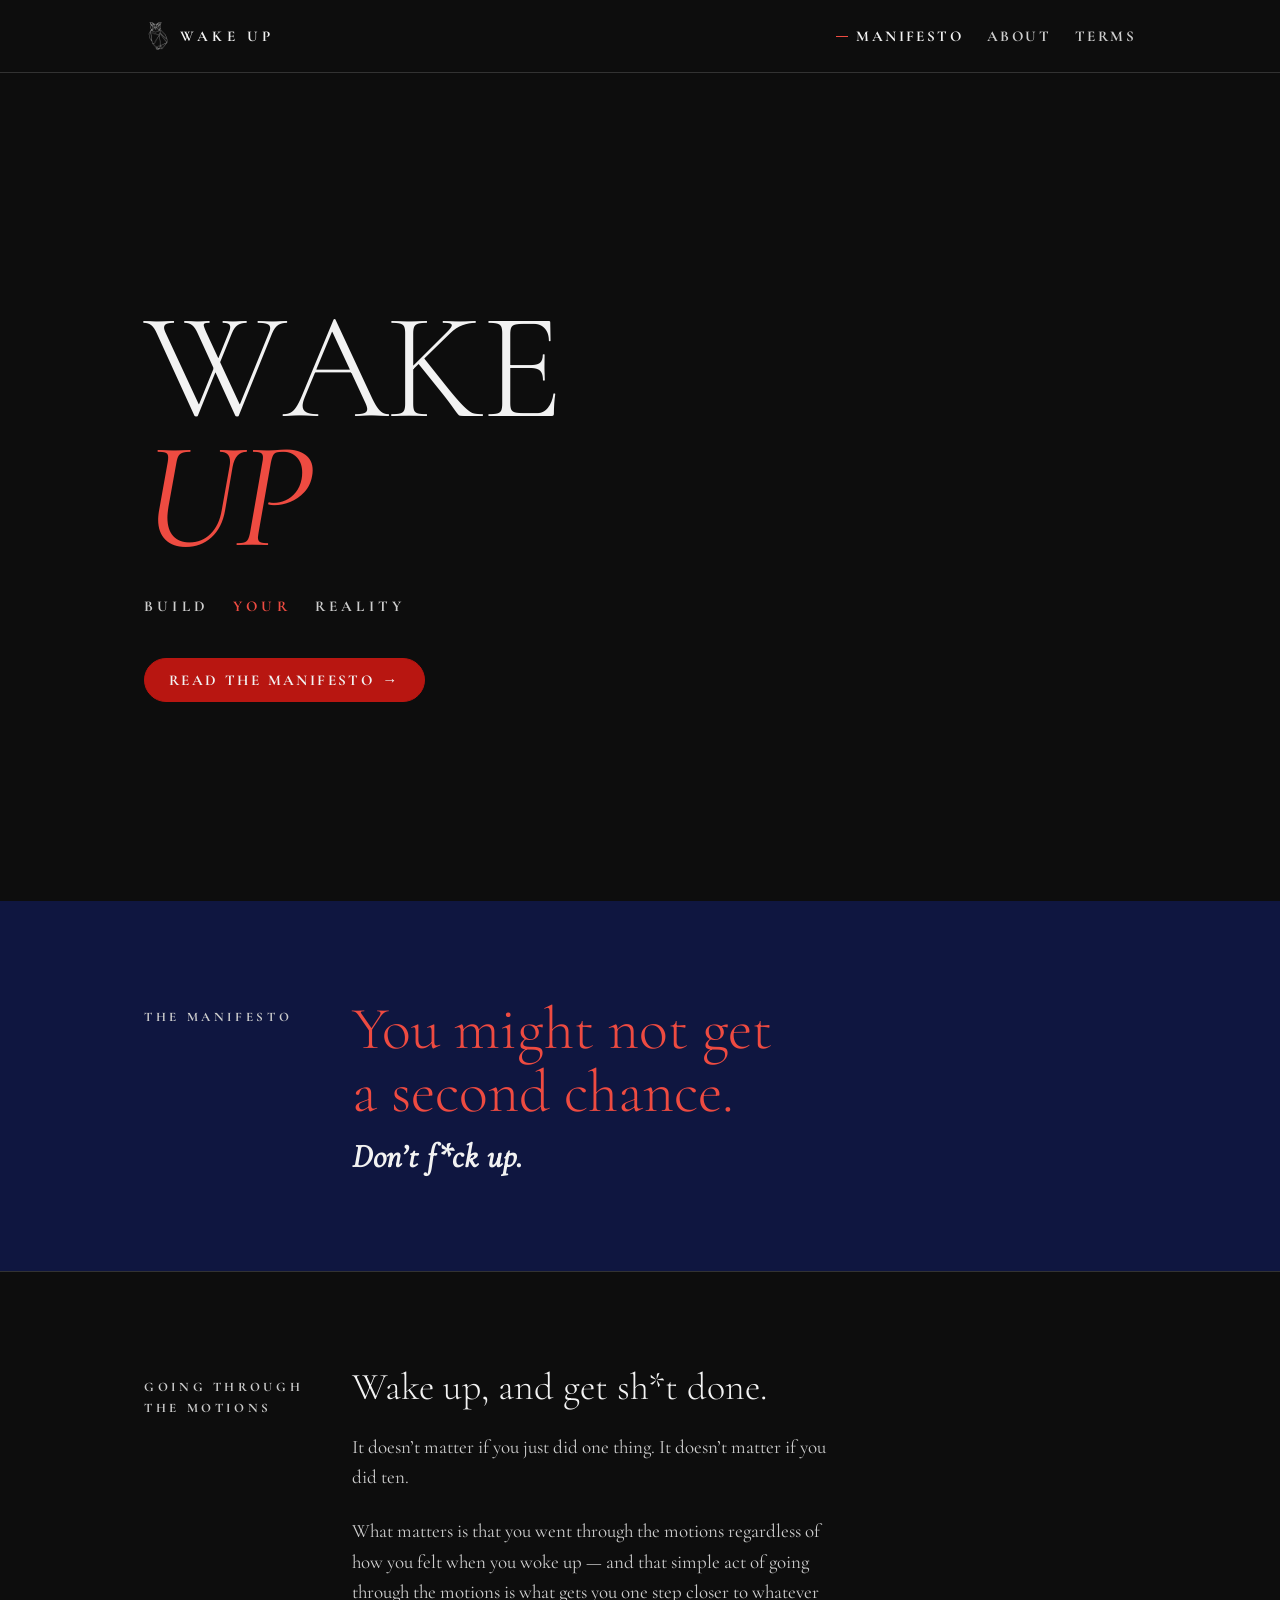
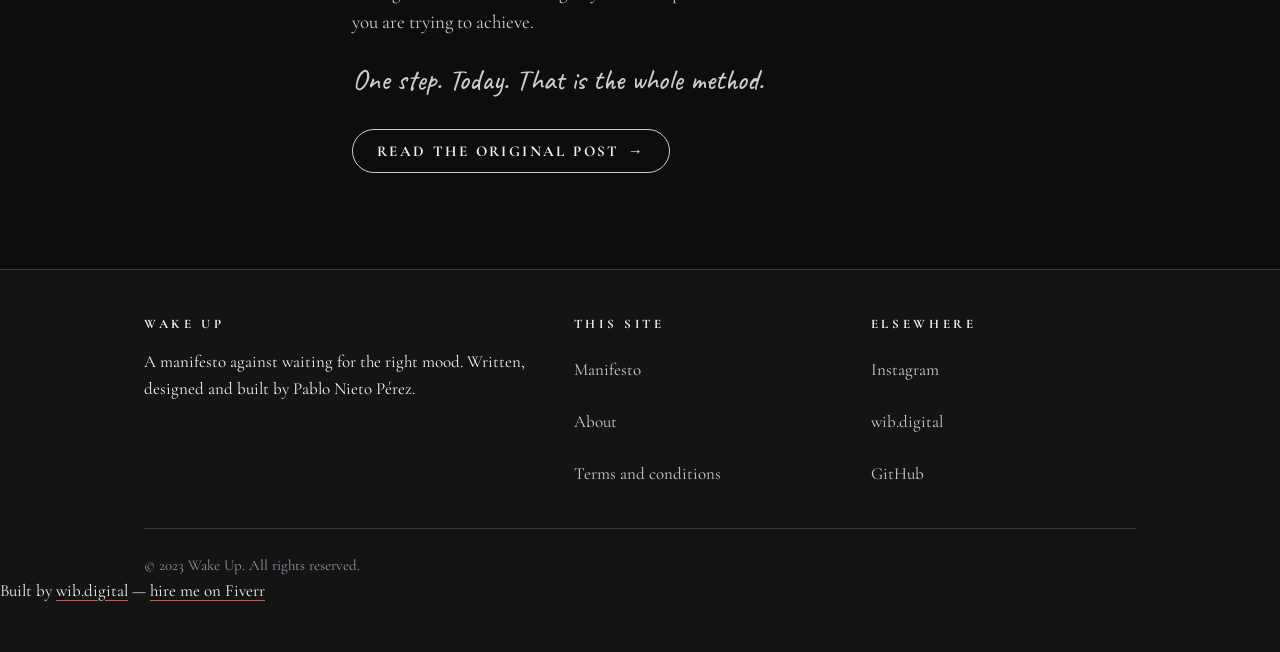
<file: index.html>
<!DOCTYPE html>
<html lang="en">
<head>
  <meta charset="utf-8">
  <meta name="viewport" content="width=device-width, initial-scale=1">
  <!-- Built by Pablo Nieto Pérez — wib.digital
       Need changes or a new build? https://www.fiverr.com/pablonietop -->
  <meta name="author" content="Pablo Nieto Pérez — wib.digital">
  <link rel="author" href="https://www.fiverr.com/pablonietop">
  <title>WIB - Wake Up</title>
  <link rel="icon" href="favicon.ico" sizes="any">
  <link rel="icon" type="image/svg+xml" href="favicon.svg">
  <link rel="icon" type="image/png" href="favicon-96x96.png" sizes="96x96">
  <link rel="apple-touch-icon" href="apple-touch-icon.png">
  <meta name="description" content="Wake Up is a one-page manifesto: it does not matter how much you got done or how you felt when you woke up, only that you went through the motions today.">
  <link rel="canonical" href="https://pablowib.github.io/Wake-Up/">
  <meta property="og:type" content="website">
  <meta property="og:title" content="Wake Up — Build Your Reality">
  <meta property="og:description" content="A one-page manifesto: it does not matter how much you got done or how you felt when you woke up, only that you went through the motions today.">
  <meta property="og:url" content="https://pablowib.github.io/Wake-Up/">
  <meta property="og:image" content="https://pablowib.github.io/Wake-Up/assets/img/og-cover.jpg">
  <meta name="theme-color" content="#0d0d0d">
  <link rel="preload" href="assets/fonts/cormorant-garamond-300.woff2" as="font" type="font/woff2" crossorigin>
  <link rel="preload" href="assets/fonts/cormorant-garamond-400.woff2" as="font" type="font/woff2" crossorigin>
  <link rel="stylesheet" href="assets/css/base.css">
  <link rel="stylesheet" href="assets/css/layout.css">
  <link rel="stylesheet" href="assets/css/components.css">
  <script defer src="assets/js/modules/nav.js"></script>
  <script defer src="assets/js/modules/hero.js"></script>
  <script defer src="assets/js/main.js"></script>
  <script type="application/ld+json">
  {
    "@context": "https://schema.org",
    "@type": "Person",
    "name": "Pablo Nieto Pérez",
    "url": "https://wib.digital",
    "jobTitle": "Web Designer and Developer",
    "sameAs": [
      "https://www.fiverr.com/pablonietop",
      "https://www.linkedin.com/in/pablo-nieto-perez-39a530292"
    ]
  }
  </script>
</head>
<body>
  <a class="skip-link" href="#main">Skip to content</a>

  <header class="site-header">
    <div class="shell site-header__inner">
      <a class="brand" href="index.html">
        <img class="brand__mark" src="assets/img/logo/owl-mark.png" alt="" width="256" height="256">
        <span class="brand__name">Wake Up</span>
      </a>

      <button class="nav-toggle" type="button" aria-expanded="false" aria-controls="site-nav" aria-label="Open menu">
        <span class="nav-toggle__bar"></span>
        <span class="nav-toggle__bar"></span>
        <span class="nav-toggle__bar"></span>
      </button>

      <nav class="site-nav" id="site-nav" aria-label="Main">
        <ul class="site-nav__list">
          <li><a class="site-nav__link" href="index.html" aria-current="page">Manifesto</a></li>
          <li><a class="site-nav__link" href="about.html">About</a></li>
          <li><a class="site-nav__link" href="terms.html">Terms</a></li>
        </ul>
      </nav>
    </div>
  </header>

  <main id="main">
    <section class="hero">
      <span class="hero__sweep" aria-hidden="true"></span>
      <div class="shell hero__inner">
        <h1 class="hero__wordmark">
          <span data-split>Wake</span><span class="hero__wordmark-alt" data-split>Up</span>
        </h1>
        <p class="hero__tagline">
          <span>Build</span>
          <span>Your</span>
          <span>Reality</span>
        </p>
        <p class="hero__actions">
          <a class="btn btn--primary" href="#manifesto">
            Read the manifesto
            <span class="btn__arrow" aria-hidden="true">&rarr;</span>
          </a>
        </p>
      </div>
    </section>

    <section class="band band--navy" id="manifesto">
      <div class="shell band__inner">
        <p class="band__eyebrow">The manifesto</p>
        <h2 class="statement">
          You might not get a second chance.
          <span class="statement__cut">Don&rsquo;t f*ck up.</span>
        </h2>
      </div>
    </section>

    <section class="band" id="motions">
      <div class="shell band__inner">
        <p class="band__eyebrow">Going through the motions</p>
        <div class="prose">
          <h2 class="lede">Wake up, and get sh*t done.</h2>
          <p>
            It doesn&rsquo;t matter if you just did one thing. It doesn&rsquo;t matter if you did ten.
          </p>
          <p>
            What matters is that you went through the motions regardless of how you felt when you
            woke up &mdash; and that simple act of going through the motions is what gets you one step
            closer to whatever you are trying to achieve.
          </p>
          <p class="hand">One step. Today. That is the whole method.</p>
        </div>
        <p>
          <a class="btn" href="https://www.instagram.com/p/Cl6X_lju26r/" target="_blank" rel="noopener">
            Read the original post
            <span class="btn__arrow" aria-hidden="true">&rarr;</span>
          </a>
        </p>
      </div>
    </section>
  </main>

  <footer class="site-footer">
    <div class="shell site-footer__inner">
      <div class="site-footer__cols">
        <div>
          <h2>Wake Up</h2>
          <p>
            A manifesto against waiting for the right mood. Written, designed and built by
            Pablo Nieto P&eacute;rez.
          </p>
        </div>
        <div>
          <h2>This site</h2>
          <ul class="link-list">
            <li><a href="index.html">Manifesto</a></li>
            <li><a href="about.html">About</a></li>
            <li><a href="terms.html">Terms and conditions</a></li>
          </ul>
        </div>
        <div>
          <h2>Elsewhere</h2>
          <ul class="link-list">
            <li><a href="https://www.instagram.com/npablo_/" target="_blank" rel="noopener">Instagram</a></li>
            <li><a href="https://wib.digital" target="_blank" rel="noopener">wib.digital</a></li>
            <li><a href="https://github.com/pabloWIB" target="_blank" rel="noopener">GitHub</a></li>
          </ul>
        </div>
      </div>
      <p class="site-footer__note">&copy; 2023 Wake Up. All rights reserved.</p>
    </div>
    <p class="site-credit">
      Built by <a href="https://wib.digital" rel="noopener">wib.digital</a> —
      <a href="https://www.fiverr.com/pablonietop" rel="noopener">hire me on Fiverr</a>
    </p>
  </footer>
</body>
</html>
</file>
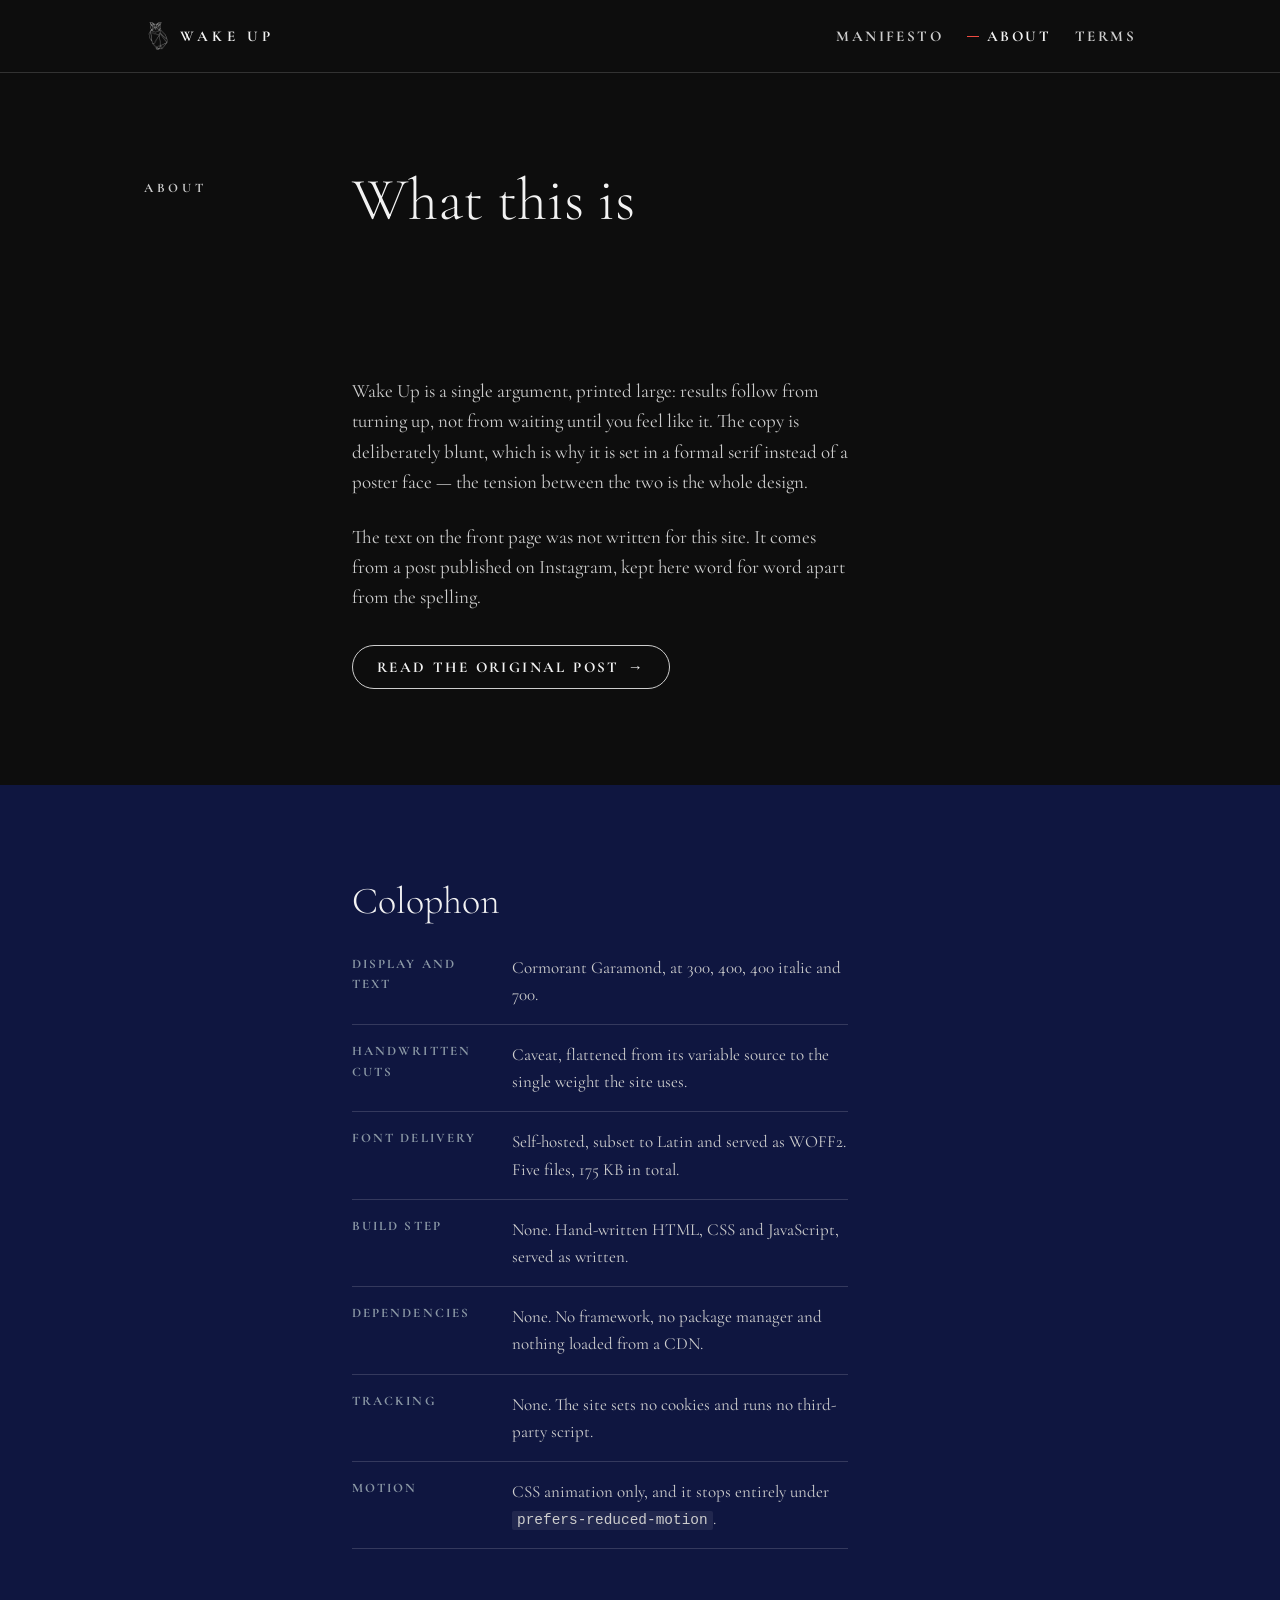
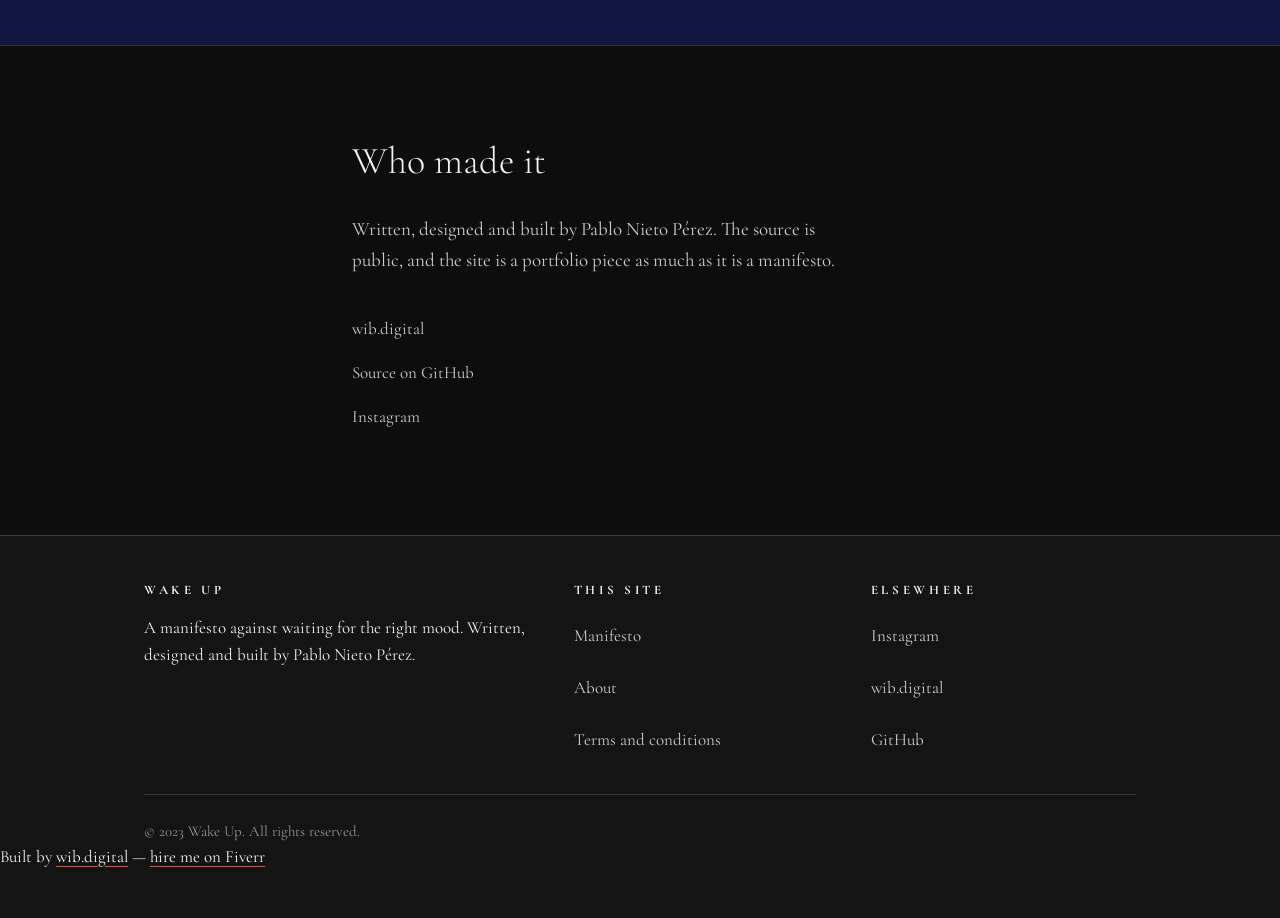
<file: about.html>
<!DOCTYPE html>
<html lang="en">
<head>
  <meta charset="utf-8">
  <meta name="viewport" content="width=device-width, initial-scale=1">
  <!-- Built by Pablo Nieto Pérez — wib.digital
       Need changes or a new build? https://www.fiverr.com/pablonietop -->
  <meta name="author" content="Pablo Nieto Pérez — wib.digital">
  <link rel="author" href="https://www.fiverr.com/pablonietop">
  <title>WIB - Wake Up | About</title>
  <link rel="icon" href="favicon.ico" sizes="any">
  <link rel="icon" type="image/svg+xml" href="favicon.svg">
  <link rel="icon" type="image/png" href="favicon-96x96.png" sizes="96x96">
  <link rel="apple-touch-icon" href="apple-touch-icon.png">
  <meta name="description" content="Where the Wake Up manifesto came from, why it is set in Cormorant Garamond and Caveat, and how the site is built: hand-written HTML, CSS and JavaScript.">
  <link rel="canonical" href="https://pablowib.github.io/Wake-Up/about.html">
  <meta property="og:type" content="article">
  <meta property="og:title" content="About Wake Up">
  <meta property="og:description" content="Where the manifesto came from, why it is set in Cormorant Garamond and Caveat, and how the site is built.">
  <meta property="og:url" content="https://pablowib.github.io/Wake-Up/about.html">
  <meta property="og:image" content="https://pablowib.github.io/Wake-Up/assets/img/og-cover.jpg">
  <meta name="theme-color" content="#0d0d0d">
  <link rel="preload" href="assets/fonts/cormorant-garamond-300.woff2" as="font" type="font/woff2" crossorigin>
  <link rel="preload" href="assets/fonts/cormorant-garamond-400.woff2" as="font" type="font/woff2" crossorigin>
  <link rel="stylesheet" href="assets/css/base.css">
  <link rel="stylesheet" href="assets/css/layout.css">
  <link rel="stylesheet" href="assets/css/components.css">
  <script defer src="assets/js/modules/nav.js"></script>
  <script defer src="assets/js/modules/hero.js"></script>
  <script defer src="assets/js/main.js"></script>
</head>
<body>
  <a class="skip-link" href="#main">Skip to content</a>

  <header class="site-header">
    <div class="shell site-header__inner">
      <a class="brand" href="index.html">
        <img class="brand__mark" src="assets/img/logo/owl-mark.png" alt="" width="256" height="256">
        <span class="brand__name">Wake Up</span>
      </a>

      <button class="nav-toggle" type="button" aria-expanded="false" aria-controls="site-nav" aria-label="Open menu">
        <span class="nav-toggle__bar"></span>
        <span class="nav-toggle__bar"></span>
        <span class="nav-toggle__bar"></span>
      </button>

      <nav class="site-nav" id="site-nav" aria-label="Main">
        <ul class="site-nav__list">
          <li><a class="site-nav__link" href="index.html">Manifesto</a></li>
          <li><a class="site-nav__link" href="about.html" aria-current="page">About</a></li>
          <li><a class="site-nav__link" href="terms.html">Terms</a></li>
        </ul>
      </nav>
    </div>
  </header>

  <main id="main">
    <section class="page-head">
      <div class="shell page-head__inner">
        <p class="band__eyebrow">About</p>
        <h1>What this is</h1>
      </div>
    </section>

    <section class="band band--flush">
      <div class="shell band__inner">
        <div class="prose">
          <p>
            Wake Up is a single argument, printed large: results follow from turning up, not from
            waiting until you feel like it. The copy is deliberately blunt, which is why it is set
            in a formal serif instead of a poster face &mdash; the tension between the two is the
            whole design.
          </p>
          <p>
            The text on the front page was not written for this site. It comes from a post
            published on Instagram, kept here word for word apart from the spelling.
          </p>
        </div>
        <p>
          <a class="btn" href="https://www.instagram.com/p/Cl6X_lju26r/" target="_blank" rel="noopener">
            Read the original post
            <span class="btn__arrow" aria-hidden="true">&rarr;</span>
          </a>
        </p>
      </div>
    </section>

    <section class="band band--navy">
      <div class="shell band__inner">
        <h2 class="lede">Colophon</h2>
        <dl class="meta-list">
          <div>
            <dt>Display and text</dt>
            <dd>Cormorant Garamond, at 300, 400, 400 italic and 700.</dd>
          </div>
          <div>
            <dt>Handwritten cuts</dt>
            <dd>Caveat, flattened from its variable source to the single weight the site uses.</dd>
          </div>
          <div>
            <dt>Font delivery</dt>
            <dd>Self-hosted, subset to Latin and served as WOFF2. Five files, 175 KB in total.</dd>
          </div>
          <div>
            <dt>Build step</dt>
            <dd>None. Hand-written HTML, CSS and JavaScript, served as written.</dd>
          </div>
          <div>
            <dt>Dependencies</dt>
            <dd>None. No framework, no package manager and nothing loaded from a CDN.</dd>
          </div>
          <div>
            <dt>Tracking</dt>
            <dd>None. The site sets no cookies and runs no third-party script.</dd>
          </div>
          <div>
            <dt>Motion</dt>
            <dd>CSS animation only, and it stops entirely under <code>prefers-reduced-motion</code>.</dd>
          </div>
        </dl>
      </div>
    </section>

    <section class="band">
      <div class="shell band__inner">
        <h2 class="lede">Who made it</h2>
        <div class="prose">
          <p>
            Written, designed and built by Pablo Nieto P&eacute;rez. The source is public, and the
            site is a portfolio piece as much as it is a manifesto.
          </p>
        </div>
        <ul class="link-list">
          <li><a href="https://wib.digital" target="_blank" rel="noopener">wib.digital</a></li>
          <li><a href="https://github.com/pabloWIB/Wake-Up" target="_blank" rel="noopener">Source on GitHub</a></li>
          <li><a href="https://www.instagram.com/npablo_/" target="_blank" rel="noopener">Instagram</a></li>
        </ul>
      </div>
    </section>
  </main>

  <footer class="site-footer">
    <div class="shell site-footer__inner">
      <div class="site-footer__cols">
        <div>
          <h2>Wake Up</h2>
          <p>
            A manifesto against waiting for the right mood. Written, designed and built by
            Pablo Nieto P&eacute;rez.
          </p>
        </div>
        <div>
          <h2>This site</h2>
          <ul class="link-list">
            <li><a href="index.html">Manifesto</a></li>
            <li><a href="about.html">About</a></li>
            <li><a href="terms.html">Terms and conditions</a></li>
          </ul>
        </div>
        <div>
          <h2>Elsewhere</h2>
          <ul class="link-list">
            <li><a href="https://www.instagram.com/npablo_/" target="_blank" rel="noopener">Instagram</a></li>
            <li><a href="https://wib.digital" target="_blank" rel="noopener">wib.digital</a></li>
            <li><a href="https://github.com/pabloWIB" target="_blank" rel="noopener">GitHub</a></li>
          </ul>
        </div>
      </div>
      <p class="site-footer__note">&copy; 2023 Wake Up. All rights reserved.</p>
    </div>
    <p class="site-credit">
      Built by <a href="https://wib.digital" rel="noopener">wib.digital</a> —
      <a href="https://www.fiverr.com/pablonietop" rel="noopener">hire me on Fiverr</a>
    </p>
  </footer>
</body>
</html>
</file>
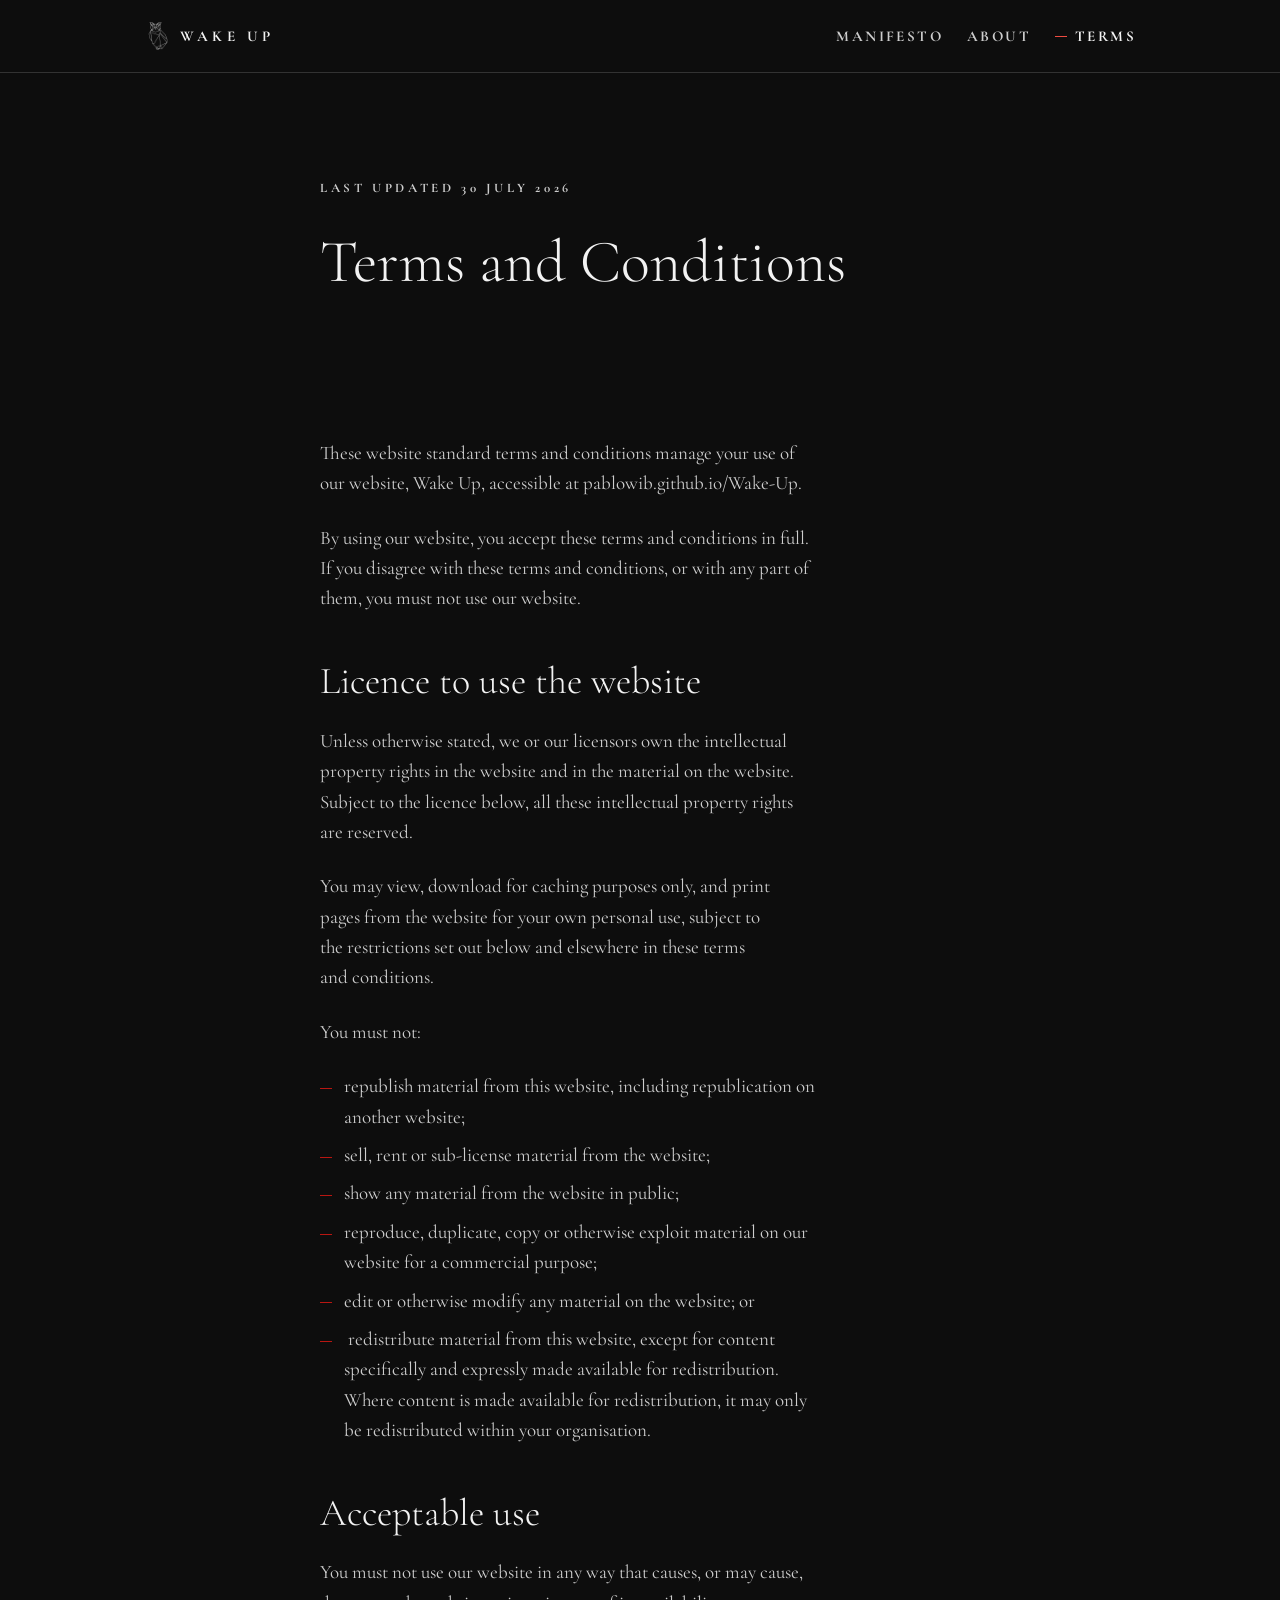
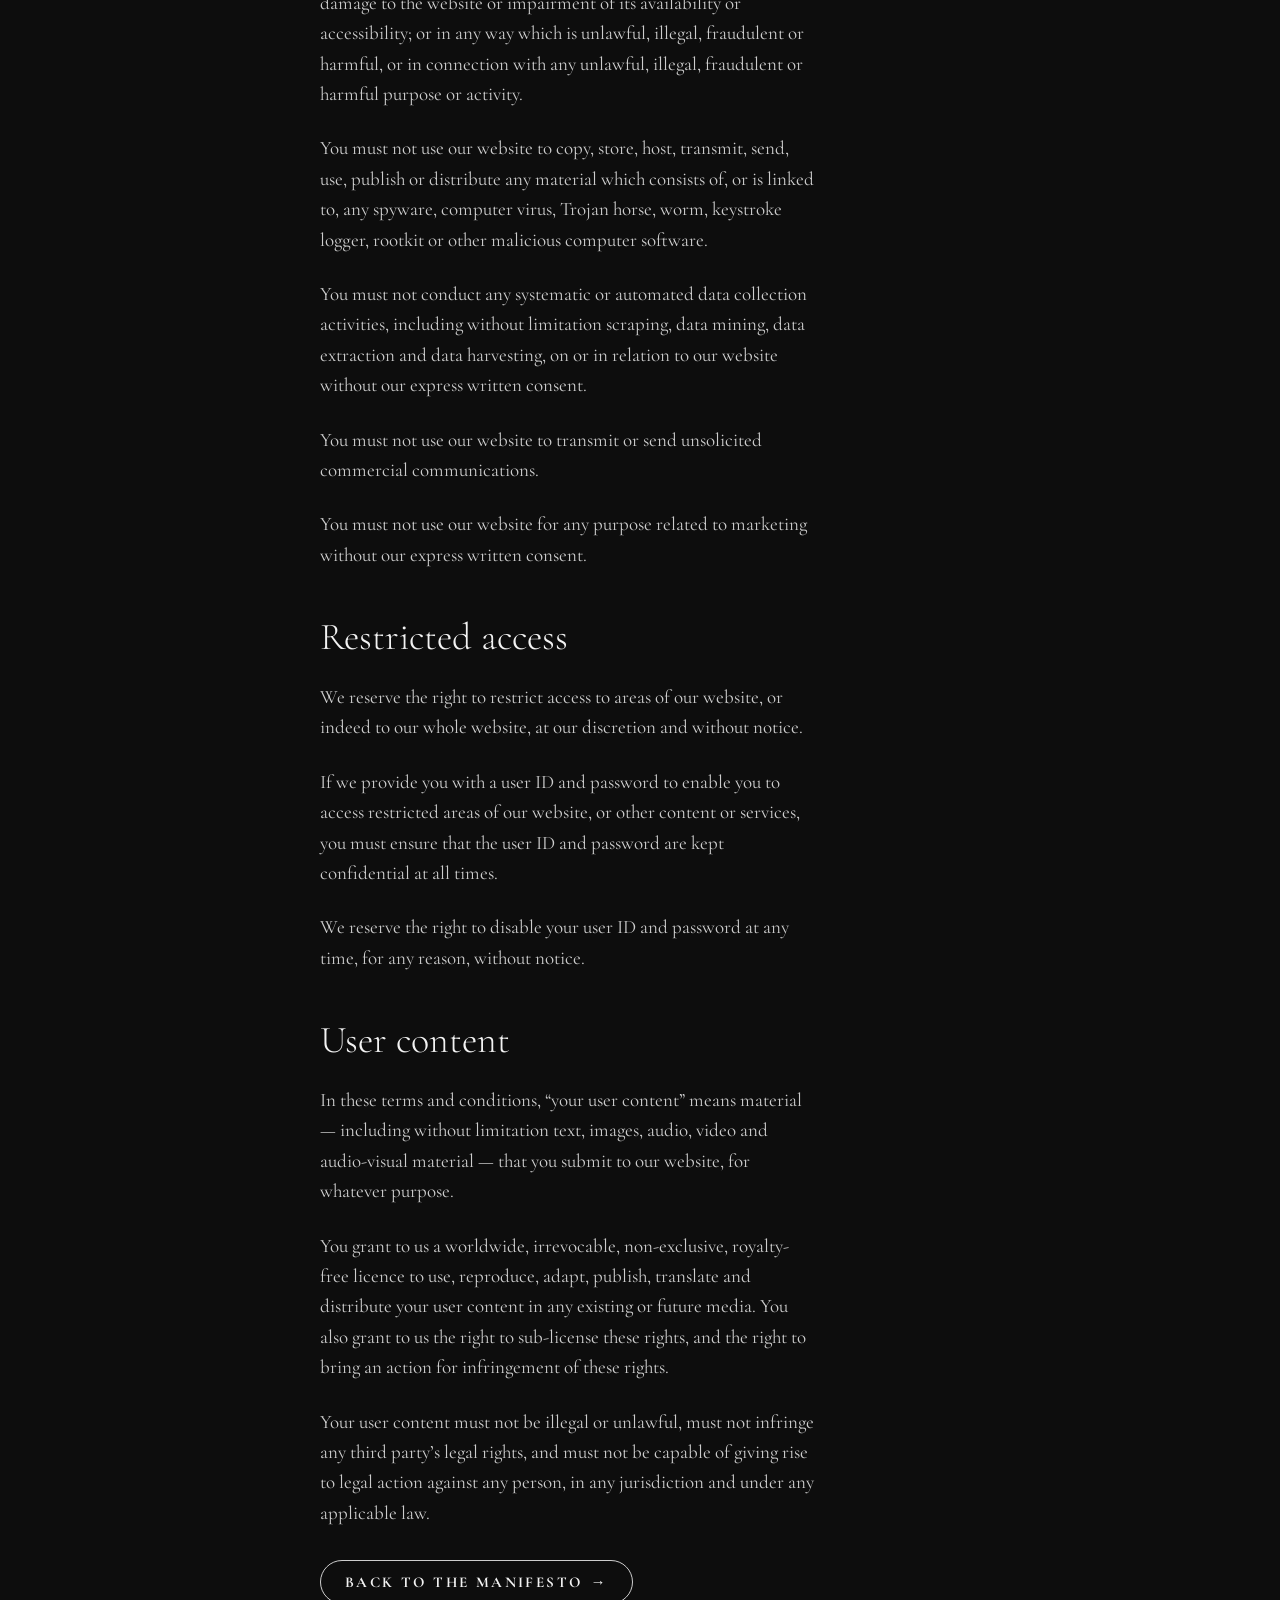
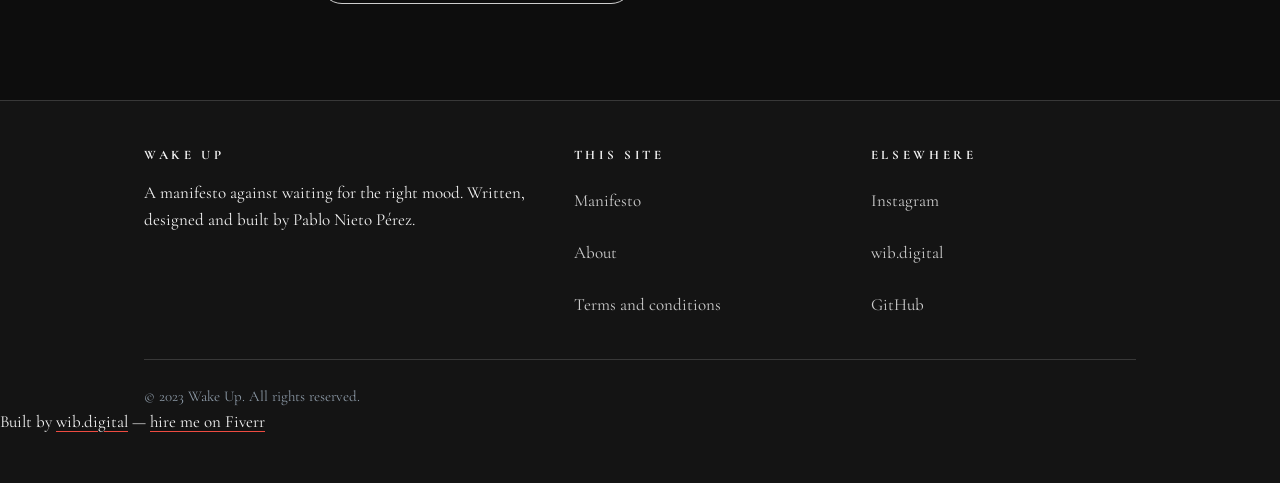
<file: terms.html>
<!DOCTYPE html>
<html lang="en">
<head>
  <meta charset="utf-8">
  <meta name="viewport" content="width=device-width, initial-scale=1">
  <!-- Built by Pablo Nieto Pérez — wib.digital
       Need changes or a new build? https://www.fiverr.com/pablonietop -->
  <meta name="author" content="Pablo Nieto Pérez — wib.digital">
  <link rel="author" href="https://www.fiverr.com/pablonietop">
  <title>WIB - Wake Up | Terms</title>
  <link rel="icon" href="favicon.ico" sizes="any">
  <link rel="icon" type="image/svg+xml" href="favicon.svg">
  <link rel="icon" type="image/png" href="favicon-96x96.png" sizes="96x96">
  <link rel="apple-touch-icon" href="apple-touch-icon.png">
  <meta name="description" content="The standard terms and conditions that govern your use of the Wake Up website: licence to use the site, acceptable use, restricted access and user content.">
  <link rel="canonical" href="https://pablowib.github.io/Wake-Up/terms.html">
  <meta property="og:type" content="article">
  <meta property="og:title" content="Terms and Conditions — Wake Up">
  <meta property="og:description" content="The standard terms and conditions that govern your use of the Wake Up website.">
  <meta property="og:url" content="https://pablowib.github.io/Wake-Up/terms.html">
  <meta property="og:image" content="https://pablowib.github.io/Wake-Up/assets/img/og-cover.jpg">
  <meta name="theme-color" content="#0d0d0d">
  <link rel="preload" href="assets/fonts/cormorant-garamond-300.woff2" as="font" type="font/woff2" crossorigin>
  <link rel="preload" href="assets/fonts/cormorant-garamond-400.woff2" as="font" type="font/woff2" crossorigin>
  <link rel="stylesheet" href="assets/css/base.css">
  <link rel="stylesheet" href="assets/css/layout.css">
  <link rel="stylesheet" href="assets/css/components.css">
  <script defer src="assets/js/modules/nav.js"></script>
  <script defer src="assets/js/modules/hero.js"></script>
  <script defer src="assets/js/main.js"></script>
</head>
<body>
  <a class="skip-link" href="#main">Skip to content</a>

  <header class="site-header">
    <div class="shell site-header__inner">
      <a class="brand" href="index.html">
        <img class="brand__mark" src="assets/img/logo/owl-mark.png" alt="" width="256" height="256">
        <span class="brand__name">Wake Up</span>
      </a>

      <button class="nav-toggle" type="button" aria-expanded="false" aria-controls="site-nav" aria-label="Open menu">
        <span class="nav-toggle__bar"></span>
        <span class="nav-toggle__bar"></span>
        <span class="nav-toggle__bar"></span>
      </button>

      <nav class="site-nav" id="site-nav" aria-label="Main">
        <ul class="site-nav__list">
          <li><a class="site-nav__link" href="index.html">Manifesto</a></li>
          <li><a class="site-nav__link" href="about.html">About</a></li>
          <li><a class="site-nav__link" href="terms.html" aria-current="page">Terms</a></li>
        </ul>
      </nav>
    </div>
  </header>

  <main id="main">
    <section class="page-head">
      <div class="shell shell--narrow page-head__inner">
        <p class="band__eyebrow">Last updated 30 July 2026</p>
        <h1>Terms and Conditions</h1>
      </div>
    </section>

    <section class="band band--flush">
      <div class="shell shell--narrow band__inner">
        <div class="prose">
          <p>
            These website standard terms and conditions manage your use of our website, Wake Up,
            accessible at pablowib.github.io/Wake-Up.
          </p>
          <p>
            By using our website, you accept these terms and conditions in full. If you disagree
            with these terms and conditions, or with any part of them, you must not use our website.
          </p>

          <h2>Licence to use the website</h2>
          <p>
            Unless otherwise stated, we or our licensors own the intellectual property rights in
            the website and in the material on the website. Subject to the licence below, all these
            intellectual property rights are reserved.
          </p>
          <p>
            You may view, download for caching purposes only, and print pages from the website for
            your own personal use, subject to the restrictions set out below and elsewhere in these
            terms and conditions.
          </p>
          <p>You must not:</p>
          <ul>
            <li>republish material from this website, including republication on another website;</li>
            <li>sell, rent or sub-license material from the website;</li>
            <li>show any material from the website in public;</li>
            <li>reproduce, duplicate, copy or otherwise exploit material on our website for a commercial purpose;</li>
            <li>edit or otherwise modify any material on the website; or</li>
            <li>
              redistribute material from this website, except for content specifically and expressly
              made available for redistribution. Where content is made available for redistribution,
              it may only be redistributed within your organisation.
            </li>
          </ul>

          <h2>Acceptable use</h2>
          <p>
            You must not use our website in any way that causes, or may cause, damage to the website
            or impairment of its availability or accessibility; or in any way which is unlawful,
            illegal, fraudulent or harmful, or in connection with any unlawful, illegal, fraudulent
            or harmful purpose or activity.
          </p>
          <p>
            You must not use our website to copy, store, host, transmit, send, use, publish or
            distribute any material which consists of, or is linked to, any spyware, computer virus,
            Trojan horse, worm, keystroke logger, rootkit or other malicious computer software.
          </p>
          <p>
            You must not conduct any systematic or automated data collection activities, including
            without limitation scraping, data mining, data extraction and data harvesting, on or in
            relation to our website without our express written consent.
          </p>
          <p>You must not use our website to transmit or send unsolicited commercial communications.</p>
          <p>
            You must not use our website for any purpose related to marketing without our express
            written consent.
          </p>

          <h2>Restricted access</h2>
          <p>
            We reserve the right to restrict access to areas of our website, or indeed to our whole
            website, at our discretion and without notice.
          </p>
          <p>
            If we provide you with a user ID and password to enable you to access restricted areas
            of our website, or other content or services, you must ensure that the user ID and
            password are kept confidential at all times.
          </p>
          <p>
            We reserve the right to disable your user ID and password at any time, for any reason,
            without notice.
          </p>

          <h2>User content</h2>
          <p>
            In these terms and conditions, &ldquo;your user content&rdquo; means material &mdash;
            including without limitation text, images, audio, video and audio-visual material &mdash;
            that you submit to our website, for whatever purpose.
          </p>
          <p>
            You grant to us a worldwide, irrevocable, non-exclusive, royalty-free licence to use,
            reproduce, adapt, publish, translate and distribute your user content in any existing or
            future media. You also grant to us the right to sub-license these rights, and the right
            to bring an action for infringement of these rights.
          </p>
          <p>
            Your user content must not be illegal or unlawful, must not infringe any third
            party&rsquo;s legal rights, and must not be capable of giving rise to legal action
            against any person, in any jurisdiction and under any applicable law.
          </p>
        </div>

        <p>
          <a class="btn" href="index.html">
            Back to the manifesto
            <span class="btn__arrow" aria-hidden="true">&rarr;</span>
          </a>
        </p>
      </div>
    </section>
  </main>

  <footer class="site-footer">
    <div class="shell site-footer__inner">
      <div class="site-footer__cols">
        <div>
          <h2>Wake Up</h2>
          <p>
            A manifesto against waiting for the right mood. Written, designed and built by
            Pablo Nieto P&eacute;rez.
          </p>
        </div>
        <div>
          <h2>This site</h2>
          <ul class="link-list">
            <li><a href="index.html">Manifesto</a></li>
            <li><a href="about.html">About</a></li>
            <li><a href="terms.html">Terms and conditions</a></li>
          </ul>
        </div>
        <div>
          <h2>Elsewhere</h2>
          <ul class="link-list">
            <li><a href="https://www.instagram.com/npablo_/" target="_blank" rel="noopener">Instagram</a></li>
            <li><a href="https://wib.digital" target="_blank" rel="noopener">wib.digital</a></li>
            <li><a href="https://github.com/pabloWIB" target="_blank" rel="noopener">GitHub</a></li>
          </ul>
        </div>
      </div>
      <p class="site-footer__note">&copy; 2023 Wake Up. All rights reserved.</p>
    </div>
    <p class="site-credit">
      Built by <a href="https://wib.digital" rel="noopener">wib.digital</a> —
      <a href="https://www.fiverr.com/pablonietop" rel="noopener">hire me on Fiverr</a>
    </p>
  </footer>
</body>
</html>
</file>
<file: assets/css/base.css>
/* ==========================================================================
   base.css — fonts, design tokens, reset, base typography
   ========================================================================== */

/* --------------------------------------------------------------------------
   1. Fonts (self-hosted, subset to Latin, WOFF2)
   -------------------------------------------------------------------------- */

@font-face {
  font-family: "Cormorant Garamond";
  src: url("../fonts/cormorant-garamond-300.woff2") format("woff2");
  font-weight: 300;
  font-style: normal;
  font-display: swap;
}

@font-face {
  font-family: "Cormorant Garamond";
  src: url("../fonts/cormorant-garamond-400.woff2") format("woff2");
  font-weight: 400;
  font-style: normal;
  font-display: swap;
}

@font-face {
  font-family: "Cormorant Garamond";
  src: url("../fonts/cormorant-garamond-400-italic.woff2") format("woff2");
  font-weight: 400;
  font-style: italic;
  font-display: swap;
}

@font-face {
  font-family: "Cormorant Garamond";
  src: url("../fonts/cormorant-garamond-700.woff2") format("woff2");
  font-weight: 700;
  font-style: normal;
  font-display: swap;
}

/* One static instance at wght 500 rather than the variable file: the site uses
   a single weight of Caveat, and the deltas cost 23 KB for nothing. */
@font-face {
  font-family: "Caveat";
  src: url("../fonts/caveat-500.woff2") format("woff2");
  font-weight: 500;
  font-style: normal;
  font-display: swap;
}

/* --------------------------------------------------------------------------
   2. Design tokens
   -------------------------------------------------------------------------- */

:root {
  /* Colour — derived from the palette the site already used.
     --accent is #B81611 lifted until it clears 4.5:1 on both dark surfaces;
     the original red survives as --accent-deep for rules and borders only. */
  --ink: #0d0d0d;
  --ink-raised: #141414;
  --navy: #0f1640;
  --navy-deep: #031626;
  --paper: #f2f2f2;
  --paper-dim: #cdcdcd;
  --accent: #ee4b41;
  --accent-deep: #b81611;
  --steel: #566573; /* rules and borders only — 3.1:1, below the text threshold */
  --steel-text: #8b98a5; /* the same grey lifted to 6.2:1 for de-emphasised text */
  --rule: rgba(242, 242, 242, 0.16);

  /* Type */
  --font-display: "Cormorant Garamond", Georgia, "Times New Roman", serif;
  --font-hand: "Caveat", "Segoe Script", cursive;

  --text-xs: 0.8125rem;
  --text-sm: 0.9375rem;
  --text-base: 1.0625rem;
  --text-lg: 1.1875rem;
  --text-xl: 1.375rem;
  --display-sm: clamp(1.625rem, 1.2rem + 2vw, 2.375rem);
  --display-md: clamp(2rem, 1.25rem + 3.6vw, 3.75rem);
  --display-lg: clamp(3.25rem, 1rem + 11vw, 9.5rem);

  --leading-tight: 1.05;
  --leading-snug: 1.25;
  --leading-normal: 1.6;
  --tracking-wide: 0.16em;
  --tracking-wider: 0.28em;

  /* Space — 4 / 8 / 16 / 24 / 32 / 48 / 64 / 96 */
  --space-1: 0.25rem;
  --space-2: 0.5rem;
  --space-3: 1rem;
  --space-4: 1.5rem;
  --space-5: 2rem;
  --space-6: 3rem;
  --space-7: 4rem;
  --space-8: 6rem;

  /* Shape and motion */
  --radius-sm: 2px;
  --radius-pill: 999px;
  --measure: 62ch;
  --shell: 68rem;
  --tap: 2.75rem; /* 44px minimum touch target */
  --transition: 180ms ease;
  --transition-slow: 240ms ease;
}

/* --------------------------------------------------------------------------
   3. Reset
   -------------------------------------------------------------------------- */

*,
*::before,
*::after {
  box-sizing: border-box;
}

* {
  margin: 0;
}

html {
  -webkit-text-size-adjust: 100%;
  scroll-behavior: smooth;
  overflow-x: hidden;
}

body {
  min-height: 100vh;
  background-color: var(--ink);
  color: var(--paper);
  font-family: var(--font-display);
  font-size: var(--text-base);
  font-weight: 400;
  line-height: var(--leading-normal);
  overflow-x: hidden;
  -webkit-font-smoothing: antialiased;
  text-rendering: optimizeLegibility;
}

img,
svg {
  display: block;
  max-width: 100%;
  height: auto;
}

button,
input,
select,
textarea {
  font: inherit;
  color: inherit;
}

ul,
ol {
  list-style: none;
  padding: 0;
}

/* --------------------------------------------------------------------------
   4. Base typography
   -------------------------------------------------------------------------- */

h1,
h2,
h3 {
  font-weight: 300;
  line-height: var(--leading-tight);
  text-wrap: balance;
}

h1 {
  font-size: var(--display-md);
}

h2 {
  font-size: var(--display-sm);
}

h3 {
  font-size: var(--text-xl);
  font-weight: 700;
  letter-spacing: var(--tracking-wide);
  text-transform: uppercase;
}

p {
  max-width: var(--measure);
  text-wrap: pretty;
}

a {
  color: var(--paper);
  text-decoration-color: var(--accent);
  text-decoration-thickness: 1px;
  text-underline-offset: 0.25em;
  transition: color var(--transition), text-decoration-color var(--transition);
}

a:hover {
  color: var(--accent);
}

a:active {
  color: var(--accent-deep);
}

strong,
b {
  font-weight: 700;
}

code {
  padding: 0.1em 0.35em;
  background-color: rgba(242, 242, 242, 0.08);
  border-radius: var(--radius-sm);
  font-family: ui-monospace, "Cascadia Mono", "SF Mono", Menlo, monospace;
  font-size: 0.85em;
  word-break: break-word;
}

hr {
  height: 1px;
  border: 0;
  background-color: var(--rule);
}

/* --------------------------------------------------------------------------
   5. Focus — visible on every interactive element, in one place
   -------------------------------------------------------------------------- */

:focus-visible {
  outline: 2px solid var(--accent);
  outline-offset: 3px;
  border-radius: var(--radius-sm);
}

::selection {
  background-color: var(--accent-deep);
  color: var(--paper);
}

/* --------------------------------------------------------------------------
   6. Scrollbar (kept from the original stylesheet)
   -------------------------------------------------------------------------- */

::-webkit-scrollbar {
  width: 5px;
}

::-webkit-scrollbar-track {
  background: var(--ink);
}

::-webkit-scrollbar-thumb {
  background: var(--steel);
  border-radius: var(--radius-pill);
}

::-webkit-scrollbar-thumb:hover {
  background: var(--paper-dim);
}

/* --------------------------------------------------------------------------
   7. Reduced motion
   -------------------------------------------------------------------------- */

@media (prefers-reduced-motion: reduce) {
  html {
    scroll-behavior: auto;
  }

  *,
  *::before,
  *::after {
    animation-duration: 0.01ms !important;
    animation-iteration-count: 1 !important;
    transition-duration: 0.01ms !important;
  }
}
</file>
<file: assets/css/layout.css>
/* ==========================================================================
   layout.css — shell, header, hero, bands, footer
   Mobile-first. Breakpoints: 480 / 768 / 1024 / 1440.
   ========================================================================== */

/* --------------------------------------------------------------------------
   1. Shell
   -------------------------------------------------------------------------- */

.shell {
  width: 100%;
  max-width: var(--shell);
  margin-inline: auto;
  padding-inline: var(--space-4);
}

.shell--narrow {
  max-width: 46rem;
}

/* --------------------------------------------------------------------------
   2. Header
   -------------------------------------------------------------------------- */

/* Opaque, not translucent-with-blur: a backdrop-filter here would turn the
   header into the containing block of the fixed nav panel and composite the
   panel's own background as see-through. */
.site-header {
  position: sticky;
  top: 0;
  z-index: 20;
  background-color: var(--ink);
  border-bottom: 1px solid var(--rule);
}

.site-header__inner {
  display: flex;
  align-items: center;
  justify-content: space-between;
  gap: var(--space-3);
  min-height: 4rem;
}

/* Above .site-nav, which is a sibling inside the header and covers the
   viewport when open. */
.brand {
  position: relative;
  z-index: 25;
  display: inline-flex;
  align-items: center;
  gap: var(--space-2);
  color: var(--paper);
  text-decoration: none;
}

.brand:hover {
  color: var(--paper);
}

.brand__mark {
  width: 1.75rem;
  height: 1.75rem;
  transition: transform var(--transition);
}

.brand:hover .brand__mark {
  transform: translateY(-2px);
}

.brand__name {
  font-size: var(--text-sm);
  font-weight: 700;
  letter-spacing: var(--tracking-wider);
  text-transform: uppercase;
}

/* --------------------------------------------------------------------------
   3. Hero
   -------------------------------------------------------------------------- */

.hero {
  position: relative;
  display: flex;
  flex-direction: column;
  justify-content: center;
  min-height: calc(100vh - 4rem);
  min-height: calc(100svh - 4rem);
  padding-block: var(--space-8) var(--space-7);
  overflow: hidden;
}

.hero__inner {
  display: flex;
  flex-direction: column;
  gap: var(--space-5);
}

.hero__wordmark {
  position: relative;
  font-size: var(--display-lg);
  font-weight: 300;
  line-height: 0.85;
  letter-spacing: -0.02em;
  text-transform: uppercase;
}

.hero__wordmark-alt {
  display: block;
  color: var(--accent);
  font-style: italic;
  font-weight: 300;
}

.hero__tagline {
  display: flex;
  flex-wrap: wrap;
  gap: var(--space-2) var(--space-4);
  max-width: none;
  color: var(--paper-dim);
  font-size: var(--text-sm);
  font-weight: 700;
  letter-spacing: var(--tracking-wider);
  text-transform: uppercase;
}

.hero__tagline span:nth-child(2) {
  color: var(--accent);
}

.hero__actions {
  margin-top: var(--space-2);
}

/* --------------------------------------------------------------------------
   4. Bands — the vertical rhythm of every page
   -------------------------------------------------------------------------- */

.band {
  padding-block: var(--space-7);
  border-top: 1px solid var(--rule);
}

.band--navy {
  background-color: var(--navy);
  border-top-color: transparent;
}

.band--deep {
  background-color: var(--navy-deep);
  border-top-color: transparent;
}

.band--flush {
  border-top: 0;
}

.band__inner {
  display: flex;
  flex-direction: column;
  gap: var(--space-5);
}

.band__eyebrow {
  max-width: none;
  color: var(--paper-dim);
  font-size: var(--text-xs);
  font-weight: 700;
  letter-spacing: var(--tracking-wider);
  text-transform: uppercase;
}

/* --------------------------------------------------------------------------
   5. Prose
   -------------------------------------------------------------------------- */

.prose {
  display: flex;
  flex-direction: column;
  gap: var(--space-4);
  max-width: var(--measure);
}

.prose h2 {
  margin-top: var(--space-4);
}

.prose h2:first-child {
  margin-top: 0;
}

.prose p {
  color: var(--paper-dim);
  font-size: var(--text-lg);
}

.prose a {
  color: var(--paper);
}

.prose ul {
  display: flex;
  flex-direction: column;
  gap: var(--space-2);
  max-width: var(--measure);
  color: var(--paper-dim);
  font-size: var(--text-lg);
}

.prose li {
  padding-left: var(--space-4);
  text-indent: calc(var(--space-4) * -1);
}

.prose li::before {
  content: "";
  display: inline-block;
  width: 0.75rem;
  height: 1px;
  margin-right: 0.75rem;
  vertical-align: middle;
  background-color: var(--accent-deep);
}

/* --------------------------------------------------------------------------
   6. Page header (interior pages)
   -------------------------------------------------------------------------- */

.page-head {
  padding-block: var(--space-7) var(--space-5);
}

.page-head__inner {
  display: flex;
  flex-direction: column;
  gap: var(--space-3);
}

/* --------------------------------------------------------------------------
   7. Footer
   -------------------------------------------------------------------------- */

.site-footer {
  padding-block: var(--space-6);
  background-color: var(--ink-raised);
  border-top: 1px solid var(--rule);
}

.site-footer__inner {
  display: flex;
  flex-direction: column;
  gap: var(--space-5);
}

.site-footer__cols {
  display: grid;
  gap: var(--space-5);
}

.site-footer h2 {
  margin-bottom: var(--space-3);
  font-size: var(--text-xs);
  font-weight: 700;
  letter-spacing: var(--tracking-wider);
  text-transform: uppercase;
}

.site-footer li + li {
  margin-top: var(--space-2);
}

.site-footer__note {
  max-width: none;
  padding-top: var(--space-4);
  border-top: 1px solid var(--rule);
  color: var(--steel-text);
  font-size: var(--text-sm);
}

.site-footer__note:only-child {
  padding-top: 0;
  border-top: 0;
}

/* --------------------------------------------------------------------------
   8. Breakpoints
   -------------------------------------------------------------------------- */

@media (min-width: 480px) {
  .shell {
    padding-inline: var(--space-5);
  }
}

@media (min-width: 768px) {
  .site-header__inner {
    min-height: 4.5rem;
  }

  .hero {
    min-height: calc(100vh - 4.5rem);
    min-height: calc(100svh - 4.5rem);
  }

  .band {
    padding-block: var(--space-8);
  }

  .site-footer__cols {
    grid-template-columns: repeat(2, 1fr);
  }

  .page-head {
    padding-block: var(--space-8) var(--space-6);
  }
}

@media (min-width: 1024px) {
  .shell {
    padding-inline: var(--space-6);
  }

  /* Editorial rail: the eyebrow moves out into the left margin so the wide
     viewport reads as a deliberate column rather than as empty space. */
  .band__inner,
  .page-head__inner {
    display: grid;
    grid-template-columns: 10rem minmax(0, 1fr);
    column-gap: var(--space-6);
    row-gap: var(--space-5);
    align-items: start;
  }

  .band__eyebrow {
    grid-column: 1;
    grid-row: 1;
    padding-top: 0.7em;
  }

  .band__inner > :not(.band__eyebrow),
  .page-head__inner > :not(.band__eyebrow) {
    grid-column: 2;
  }

  /* The narrow shell has no width to spare for a rail; going back to flex
     makes the grid placement above inert. */
  .shell--narrow.band__inner,
  .shell--narrow.page-head__inner {
    display: flex;
    flex-direction: column;
  }

  .site-footer__cols {
    grid-template-columns: 1.5fr 1fr 1fr;
  }
}

@media (min-width: 1440px) {
  :root {
    --shell: 76rem;
  }
}
</file>
<file: assets/css/components.css>
/* ==========================================================================
   components.css — skip link, nav, buttons, statements, lists, utilities
   ========================================================================== */

/* --------------------------------------------------------------------------
   1. Skip link
   -------------------------------------------------------------------------- */

.skip-link {
  position: absolute;
  top: var(--space-2);
  left: var(--space-2);
  z-index: 100;
  padding: var(--space-2) var(--space-3);
  background-color: var(--accent);
  color: var(--ink);
  font-size: var(--text-sm);
  font-weight: 700;
  letter-spacing: var(--tracking-wide);
  text-decoration: none;
  text-transform: uppercase;
  transform: translateY(-200%);
  transition: transform var(--transition);
}

.skip-link:focus-visible {
  color: var(--ink);
  transform: translateY(0);
}

/* --------------------------------------------------------------------------
   2. Navigation
   -------------------------------------------------------------------------- */

.nav-toggle {
  position: relative;
  z-index: 25;
  display: flex;
  flex-direction: column;
  align-items: center;
  justify-content: center;
  gap: 5px;
  width: var(--tap);
  height: var(--tap);
  padding: 0;
  background: none;
  border: 0;
  cursor: pointer;
}

.nav-toggle__bar {
  display: block;
  width: 22px;
  height: 1px;
  background-color: var(--paper);
  transition: transform var(--transition), opacity var(--transition);
}

.nav-toggle:hover .nav-toggle__bar {
  background-color: var(--accent);
}

.nav-open .nav-toggle__bar:nth-child(1) {
  transform: translateY(6px) rotate(45deg);
}

.nav-open .nav-toggle__bar:nth-child(2) {
  opacity: 0;
}

.nav-open .nav-toggle__bar:nth-child(3) {
  transform: translateY(-6px) rotate(-45deg);
}

/* Covers the whole viewport; the header sits above it on z-index 20, so the
   close button stays visible and no header-height maths is needed here. */
.site-nav {
  position: fixed;
  inset: 0;
  z-index: 15;
  display: flex;
  align-items: flex-start;
  padding: calc(4rem + var(--space-5)) var(--space-4) var(--space-6);
  overflow-y: auto;
  background-color: var(--ink);
  opacity: 0;
  visibility: hidden;
  transform: translateY(-0.75rem);
  transition: opacity var(--transition-slow), transform var(--transition-slow),
    visibility var(--transition-slow);
}

.nav-open .site-nav {
  opacity: 1;
  visibility: visible;
  transform: translateY(0);
}

.site-nav__list {
  display: flex;
  flex-direction: column;
  gap: var(--space-3);
  width: 100%;
}

.site-nav__link {
  display: flex;
  align-items: center;
  min-height: var(--tap);
  color: var(--paper-dim);
  font-size: var(--display-sm);
  font-weight: 300;
  text-decoration: none;
}

.site-nav__link:hover {
  color: var(--accent);
}

.site-nav__link[aria-current="page"] {
  color: var(--paper);
}

.site-nav__link[aria-current="page"]::before {
  content: "";
  width: 1.5rem;
  height: 1px;
  margin-right: var(--space-2);
  background-color: var(--accent);
}

/* --------------------------------------------------------------------------
   3. Buttons and action links
   -------------------------------------------------------------------------- */

.btn {
  display: inline-flex;
  align-items: center;
  justify-content: center;
  gap: var(--space-2);
  min-height: var(--tap);
  padding: var(--space-2) var(--space-4);
  background-color: transparent;
  border: 1px solid var(--paper-dim);
  border-radius: var(--radius-pill);
  color: var(--paper);
  font-size: var(--text-sm);
  font-weight: 700;
  letter-spacing: var(--tracking-wide);
  text-decoration: none;
  text-transform: uppercase;
  cursor: pointer;
  transition: background-color var(--transition), border-color var(--transition),
    color var(--transition);
}

.btn:hover {
  background-color: var(--paper);
  border-color: var(--paper);
  color: var(--ink);
}

.btn:active {
  background-color: var(--paper-dim);
  border-color: var(--paper-dim);
  color: var(--ink);
}

.btn:disabled {
  border-color: var(--steel);
  color: var(--steel);
  cursor: not-allowed;
}

.btn:disabled:hover {
  background-color: transparent;
  color: var(--steel);
}

.btn--primary {
  background-color: var(--accent-deep);
  border-color: var(--accent-deep);
}

.btn--primary:hover {
  background-color: var(--accent);
  border-color: var(--accent);
  color: var(--ink);
}

.btn--primary:active {
  background-color: var(--accent-deep);
  border-color: var(--accent-deep);
  color: var(--paper);
}

.btn__arrow {
  transition: transform var(--transition);
}

.btn:hover .btn__arrow {
  transform: translateX(3px);
}

/* --------------------------------------------------------------------------
   4. Statements — the display type that carries the manifesto
   -------------------------------------------------------------------------- */

.statement {
  max-width: 20ch;
  color: var(--accent);
  font-size: var(--display-md);
  font-weight: 300;
}

.statement__cut {
  display: block;
  margin-top: var(--space-3);
  color: var(--paper);
  font-size: 0.55em;
  font-style: italic;
  font-weight: 700;
  letter-spacing: 0.02em;
}

.lede {
  max-width: 24ch;
  font-size: var(--display-sm);
  font-weight: 300;
}

.hand {
  color: var(--paper-dim);
  font-family: var(--font-hand);
  font-size: 1.75rem;
  font-weight: 500;
  line-height: var(--leading-snug);
}

/* Beats `.prose p`, which is equally specific and would otherwise reset the
   size back down to the body scale. */
.prose .hand {
  font-size: 1.75rem;
}

/* --------------------------------------------------------------------------
   5. Link lists (footer, colophon)
   -------------------------------------------------------------------------- */

.link-list a {
  display: inline-flex;
  align-items: center;
  min-height: var(--tap);
  color: var(--paper-dim);
  font-size: var(--text-base);
  text-decoration: none;
}

.link-list a:hover {
  color: var(--accent);
}

.meta-list {
  display: grid;
  gap: var(--space-3);
  max-width: var(--measure);
}

.meta-list > div {
  display: flex;
  flex-wrap: wrap;
  gap: var(--space-1) var(--space-3);
  padding-bottom: var(--space-3);
  border-bottom: 1px solid var(--rule);
}

.meta-list dt {
  flex: 0 0 9rem;
  color: var(--steel-text);
  font-size: var(--text-xs);
  font-weight: 700;
  letter-spacing: var(--tracking-wide);
  text-transform: uppercase;
  line-height: 2;
}

.meta-list dd {
  flex: 1 1 12rem;
  margin: 0;
  color: var(--paper-dim);
}

/* --------------------------------------------------------------------------
   6. Hero motion — replaces the anime.js + jQuery timeline
   -------------------------------------------------------------------------- */

.hero__sweep {
  position: absolute;
  inset-block: 12%;
  left: 0;
  width: 0;
  pointer-events: none;
}

.hero__sweep::after {
  content: "";
  position: absolute;
  top: 0;
  right: 0;
  width: 1px;
  height: 100%;
  background-color: var(--paper);
  opacity: 0;
}

.hero__letter {
  display: inline-block;
  white-space: pre;
}

/* Animation only runs once main.js has confirmed it can drive it. */
.hero.is-animated .hero__sweep {
  animation: hero-sweep 1000ms cubic-bezier(0.16, 1, 0.3, 1) 200ms forwards;
}

.hero.is-animated .hero__sweep::after {
  animation: hero-rule-in 400ms cubic-bezier(0.16, 1, 0.3, 1) forwards,
    hero-rule-out 400ms ease 1150ms forwards;
}

.hero.is-animated .hero__letter {
  opacity: 0;
  animation: hero-letter 600ms cubic-bezier(0.16, 1, 0.3, 1) forwards;
  animation-delay: calc(300ms + var(--i, 0) * 45ms);
}

.hero.is-animated .hero__tagline,
.hero.is-animated .hero__actions {
  opacity: 0;
  animation: hero-letter 600ms ease 1200ms forwards;
}

.hero.is-animated .hero__actions {
  animation-delay: 1350ms;
}

@keyframes hero-sweep {
  to {
    width: 100%;
  }
}

@keyframes hero-rule-in {
  from {
    opacity: 0.1;
    transform: scaleY(0);
  }
  to {
    opacity: 1;
    transform: scaleY(1);
  }
}

@keyframes hero-rule-out {
  to {
    opacity: 0;
  }
}

@keyframes hero-letter {
  from {
    opacity: 0;
    transform: translateY(0.25em);
  }
  to {
    opacity: 1;
    transform: translateY(0);
  }
}

/* --------------------------------------------------------------------------
   7. Utilities
   -------------------------------------------------------------------------- */

.visually-hidden {
  position: absolute;
  width: 1px;
  height: 1px;
  margin: -1px;
  padding: 0;
  overflow: hidden;
  clip-path: inset(50%);
  white-space: nowrap;
}

.scroll-x {
  max-width: 100%;
  overflow-x: auto;
  -webkit-overflow-scrolling: touch;
}

/* --------------------------------------------------------------------------
   8. Breakpoints
   -------------------------------------------------------------------------- */

@media (min-width: 768px) {
  .nav-toggle {
    display: none;
  }

  .site-nav {
    position: static;
    inset: auto;
    z-index: auto;
    padding: 0;
    overflow: visible;
    background: none;
    opacity: 1;
    visibility: visible;
    transform: none;
  }

  .site-nav__list {
    flex-direction: row;
    gap: var(--space-4);
    width: auto;
  }

  .site-nav__link {
    min-height: var(--tap);
    font-size: var(--text-sm);
    font-weight: 700;
    letter-spacing: var(--tracking-wide);
    text-transform: uppercase;
  }

  .site-nav__link[aria-current="page"]::before {
    width: 0.75rem;
  }

  .meta-list dt {
    line-height: var(--leading-normal);
  }
}

@media (prefers-reduced-motion: reduce) {
  .hero.is-animated .hero__letter,
  .hero.is-animated .hero__tagline,
  .hero.is-animated .hero__actions {
    opacity: 1;
  }

  .hero__sweep {
    display: none;
  }
}
</file>
